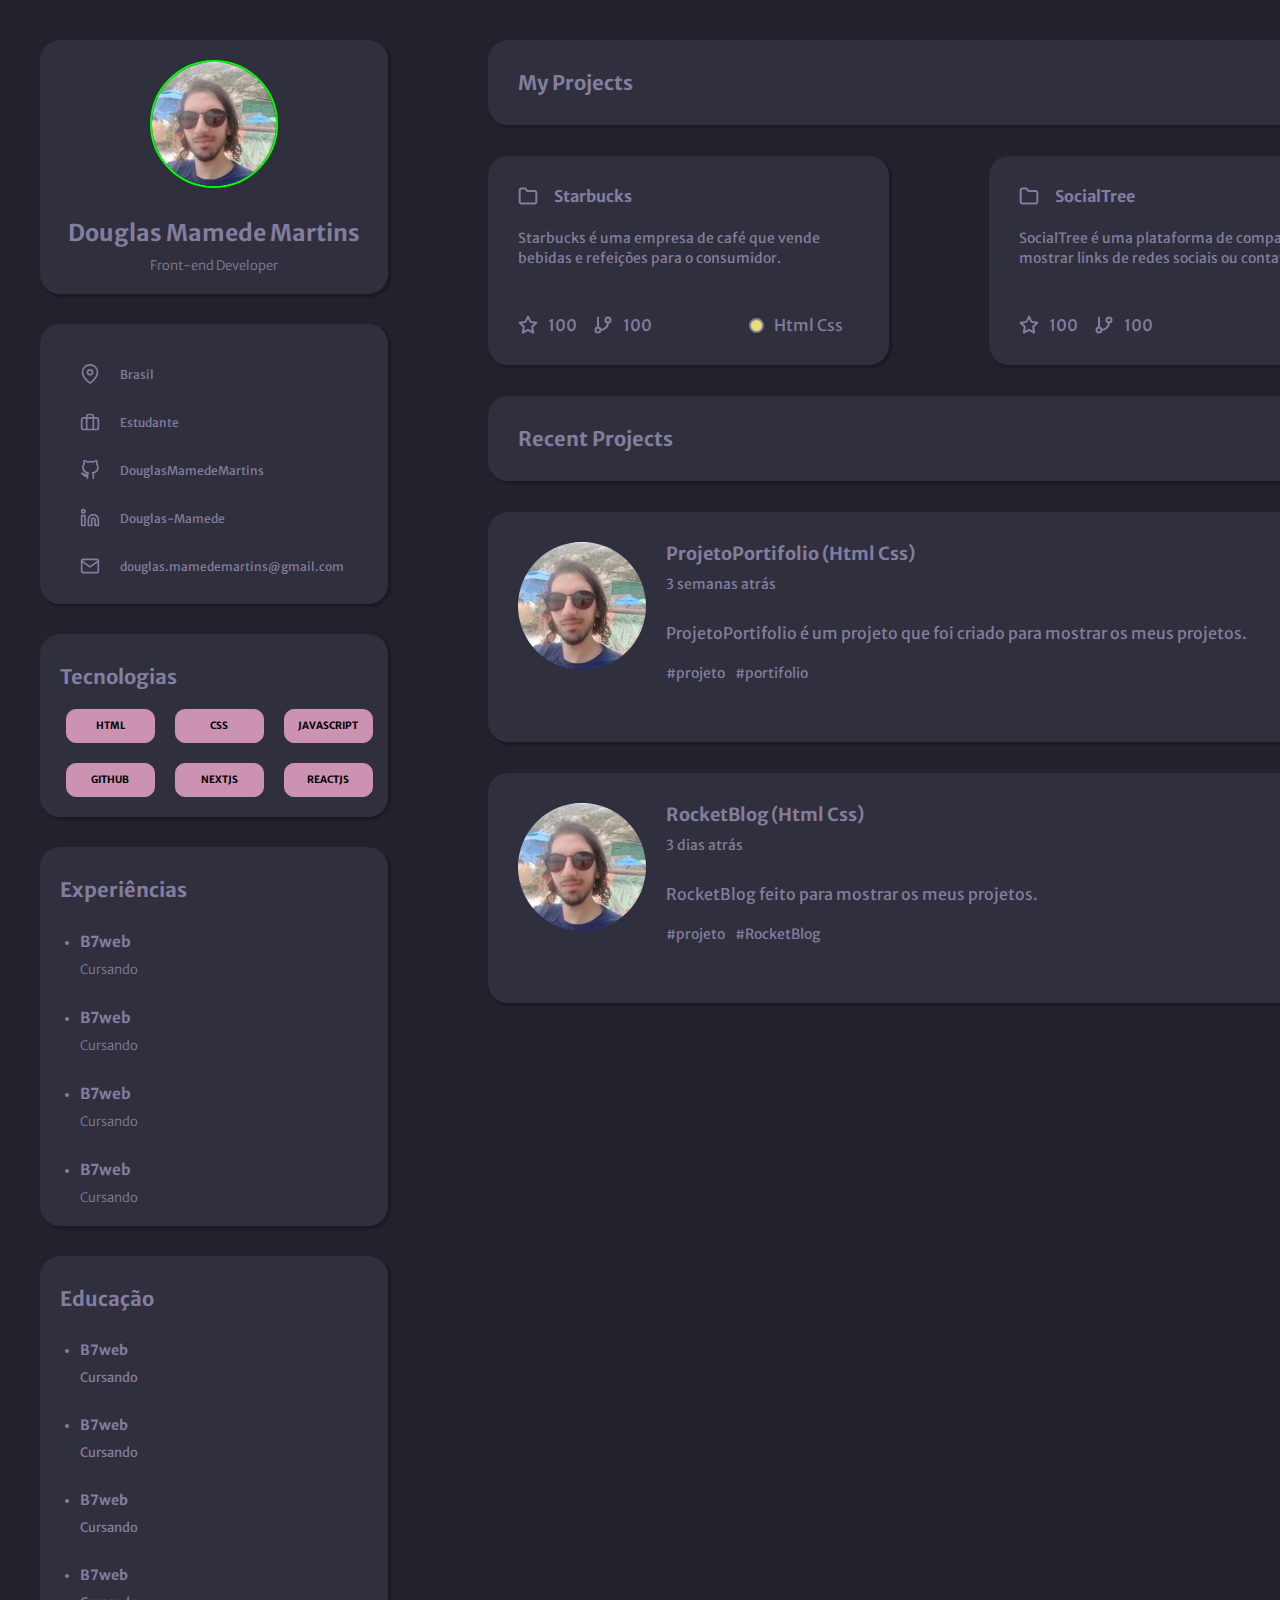
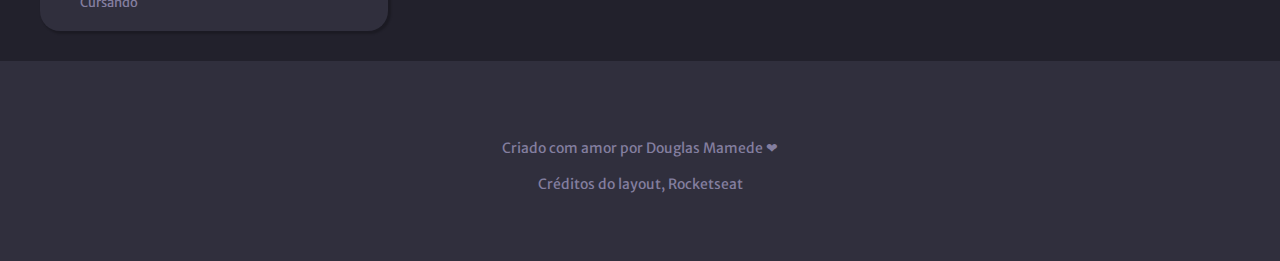
<file: index.html>
<!DOCTYPE html>
<html lang="pt-br">

<head>
  <meta charset="UTF-8" />
  <title>Portifolio</title>
  <link rel="shortcut icon" href="assets/images/favicon.ico" type="image/x-icon" />
  <link rel="stylesheet" href="assets/css/style.css" />
</head>

<body>
  <main>
    <div class="container">
      <div class="content-left">
        <div class="profile">
          <div class="profile-img">
            <img src="assets/images/profile.jpg" alt="" />
          </div>
          <h1>Douglas Mamede Martins</h1>
          <p>Front-end Developer</p>
        </div>

        <div class="contato">
          <div class="contato-content">
            <img src="assets/images/map-pin.svg" alt="Mapa" />
            <a href="#">Brasil</a>
          </div>
          <div class="contato-content">
            <img src="assets/images/briefcase.svg" alt="Trabalho" />
            <a href="#">Estudante</a>
          </div>
          <div class="contato-content">
            <img src="assets/images/github.svg" alt="Git-hub" />
            <a href="#">DouglasMamedeMartins</a>
          </div>
          <div class="contato-content">
            <img src="assets/images/linkedin.svg" alt="Linkedin" />
            <a href="#">Douglas-Mamede</a>
          </div>
          <div class="contato-content">
            <img src="assets/images/mail.svg" alt="Mapa" />
            <a href="#">douglas.mamedemartins@gmail.com</a>
          </div>
        </div>

        <div class="technology">
          <h2>Tecnologias</h2>

          <div class="technology-content">
            <div class="technology-content--left">
              <p>HTML</p>
              <p>GITHUB</p>
            </div>

            <div class="technology-content--mid">
              <p>CSS</p>
              <p>NEXTJS</p>
            </div>
            <div class="technology-content--right">
              <p>JAVASCRIPT</p>
              <p>REACTJS</p>
            </div>
          </div>
        </div>

        <div class="experience">
          <h2>Experiências</h2>
          <ul>
            <li>
              <h3>B7web</h3>
              <p>Cursando</p>
            </li>
            <li>
              <h3>B7web</h3>
              <p>Cursando</p>
            </li>
            <li>
              <h3>B7web</h3>
              <p>Cursando</p>
            </li>
            <li>
              <h3>B7web</h3>
              <p>Cursando</p>
            </li>
          </ul>
        </div>

        <div class="educacao">
          <h2>Educação</h2>
          <ul>
            <li>
              <h3>B7web</h3>
              <p>Cursando</p>
            </li>
            <li>
              <h3>B7web</h3>
              <p>Cursando</p>
            </li>
            <li>
              <h3>B7web</h3>
              <p>Cursando</p>
            </li>
            <li>
              <h3>B7web</h3>
              <p>Cursando</p>
            </li>
          </ul>
        </div>
      </div>
      <div class="content-right">
        <div class="my-projects">
          <h3>My Projects</h3>
          <a href="assets/pages/starbucks/index.html">Veja o próximo</a>
        </div>

        <div class="projects">
          <div class="projects-main">
            <div class="title-project">
              <div class="icon">
                <img src="assets/images/folder.svg" alt="">
              </div>
              <h4>Starbucks</h4>
            </div>
            <div class="description-project">
              <p>
                Starbucks é uma empresa de café que vende bebidas e refeições
                para o consumidor.
              </p>
            </div>
            <div class="footer-project">
              <div class="footer-project--left">
                <img src="assets/images/star.svg" alt="">
                <span>100</span>
                <img src="assets/images/git-branch.svg" alt="">
                <span>100</span>
              </div>
              <div class="footer-project--right">
                <div class="ball"></div>
                <span>Html Css</span>
              </div>
            </div>
          </div>


          <div class="projects-main">
            <div class="title-project">
              <div class="icon">
                <img src="assets/images/folder.svg" alt="">
              </div>
              <h4>SocialTree</h4>
            </div>
            <div class="description-project">
              <p>
                SocialTree é uma plataforma de compartilhamento de mostrar links de redes sociais ou contatos.
              </p>
            </div>
            <div class="footer-project">
              <div class="footer-project--left">
                <img src="assets/images/star.svg" alt="">
                <span>100</span>
                <img src="assets/images/git-branch.svg" alt="">
                <span>100</span>
              </div>
              <div class="footer-project--right">
                <div class="ball"></div>
                <span>Html Css</span>
              </div>
            </div>
          </div>
        </div>


        <div class="recent-projects">
          <h3>Recent Projects</h3>
        </div>

        <div class="recent-posts">
          <div class="profile-projects">
            <img src="assets/images/profile.jpg" alt="">
          </div>
          <div class="content-projects">
            <h3>ProjetoPortifolio (Html Css)</h3>
            <span>3 semanas atrás</span>
            <p>
              ProjetoPortifolio é um projeto que foi criado para mostrar os meus projetos.
            </p>
            <div class="hashtag">
              <span>#projeto</span>
              <span>#portifolio</span>
            </div>
          </div>
        </div>

        <div class="recent-posts">
          <div class="profile-projects">
            <img src="assets/images/profile.jpg" alt="">
          </div>
          <div class="content-projects">
            <h3>RocketBlog (Html Css)</h3>
            <span>3 dias atrás</span>
            <p>
              RocketBlog feito para mostrar os meus projetos.
            </p>
            <div class="hashtag">
              <span>#projeto</span>
              <span>#RocketBlog</span>
            </div>
          </div>
        </div>
      </div>
    </div>
  </main>
  <footer>
    <span> Criado com amor por Douglas Mamede ❤</span>
    <br>
    <span> Créditos do layout, Rocketseat</span>
  </footer>
</body>

</html>
</file>
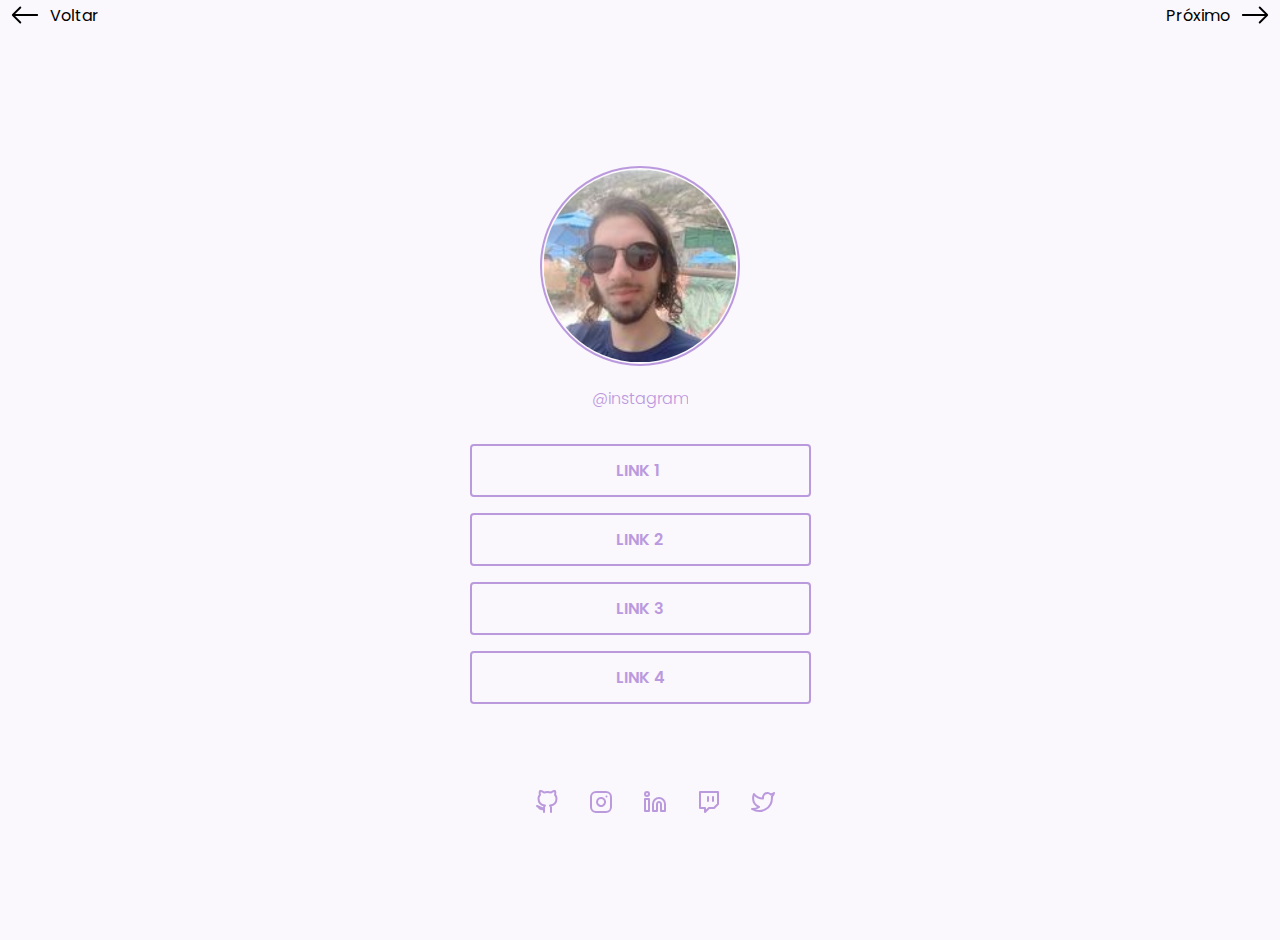
<file: assets/pages/socialtree/index.html>
<!DOCTYPE html>
<html lang="en">

<head>
  <meta charset="UTF-8" />
  <meta http-equiv="X-UA-Compatible" content="IE=edge" />
  <meta name="viewport" content="width=device-width, initial-scale=1.0" />
  <title>SocialTree</title>
  <link rel="stylesheet" href="style.css" />
  <link rel="preconnect" href="https://fonts.googleapis.com" />
  <link rel="preconnect" href="https://fonts.gstatic.com" crossorigin />
  <link href="https://fonts.googleapis.com/css2?family=Poppins:wght@300;600&display=swap" rel="stylesheet" />
</head>

<body>
  <header>
    <div class="arrows">
      <div class="arrow-left">
        <a href="../starbucks/index.html">
          <img src="assets/images/arrow-left.svg" alt="">
          Voltar
        </a>
      </div>
      <div class="arrow-right">
        <a href="../RocketBlog/index.html">
          Próximo
          <img src="assets/images/arrow-right.svg" alt="">
        </a>
      </div>
    </div>
  </header>
  <main>
    <img class="profile" src="assets/273455719_349896600321874_6052181667521140671_n.jpg" alt="profile" />

    <p>@instagram</p>

    <ul class="links">
      <li>
        <a href="https://www.instagram.com/douglaskyousuke/" target="_blank">link 1</a>
      </li>
      <li>
        <a href="https://github.com/DouglasMamedeMartins" target="_blank">link 2</a>
      </li>
      <li>
        <a href="https://www.linkedin.com/in/douglas-mamede-46b382202/" target="_blank">link 3</a>
      </li>
      <li>
        <a href="https://www.facebook.com/Douglas.dark.angel.35" target="_blank">link 4</a>
      </li>
    </ul>
    <footer>
      <img src="assets/github.svg" alt="" />
      <img src="assets/instagram.svg" alt="" />
      <img src="assets/linkedin.svg" alt="" />
      <img src="assets/twitch.svg" alt="" />
      <img src="assets/twitter.svg" alt="" />
    </footer>
  </main>
</body>

</html>
</file>
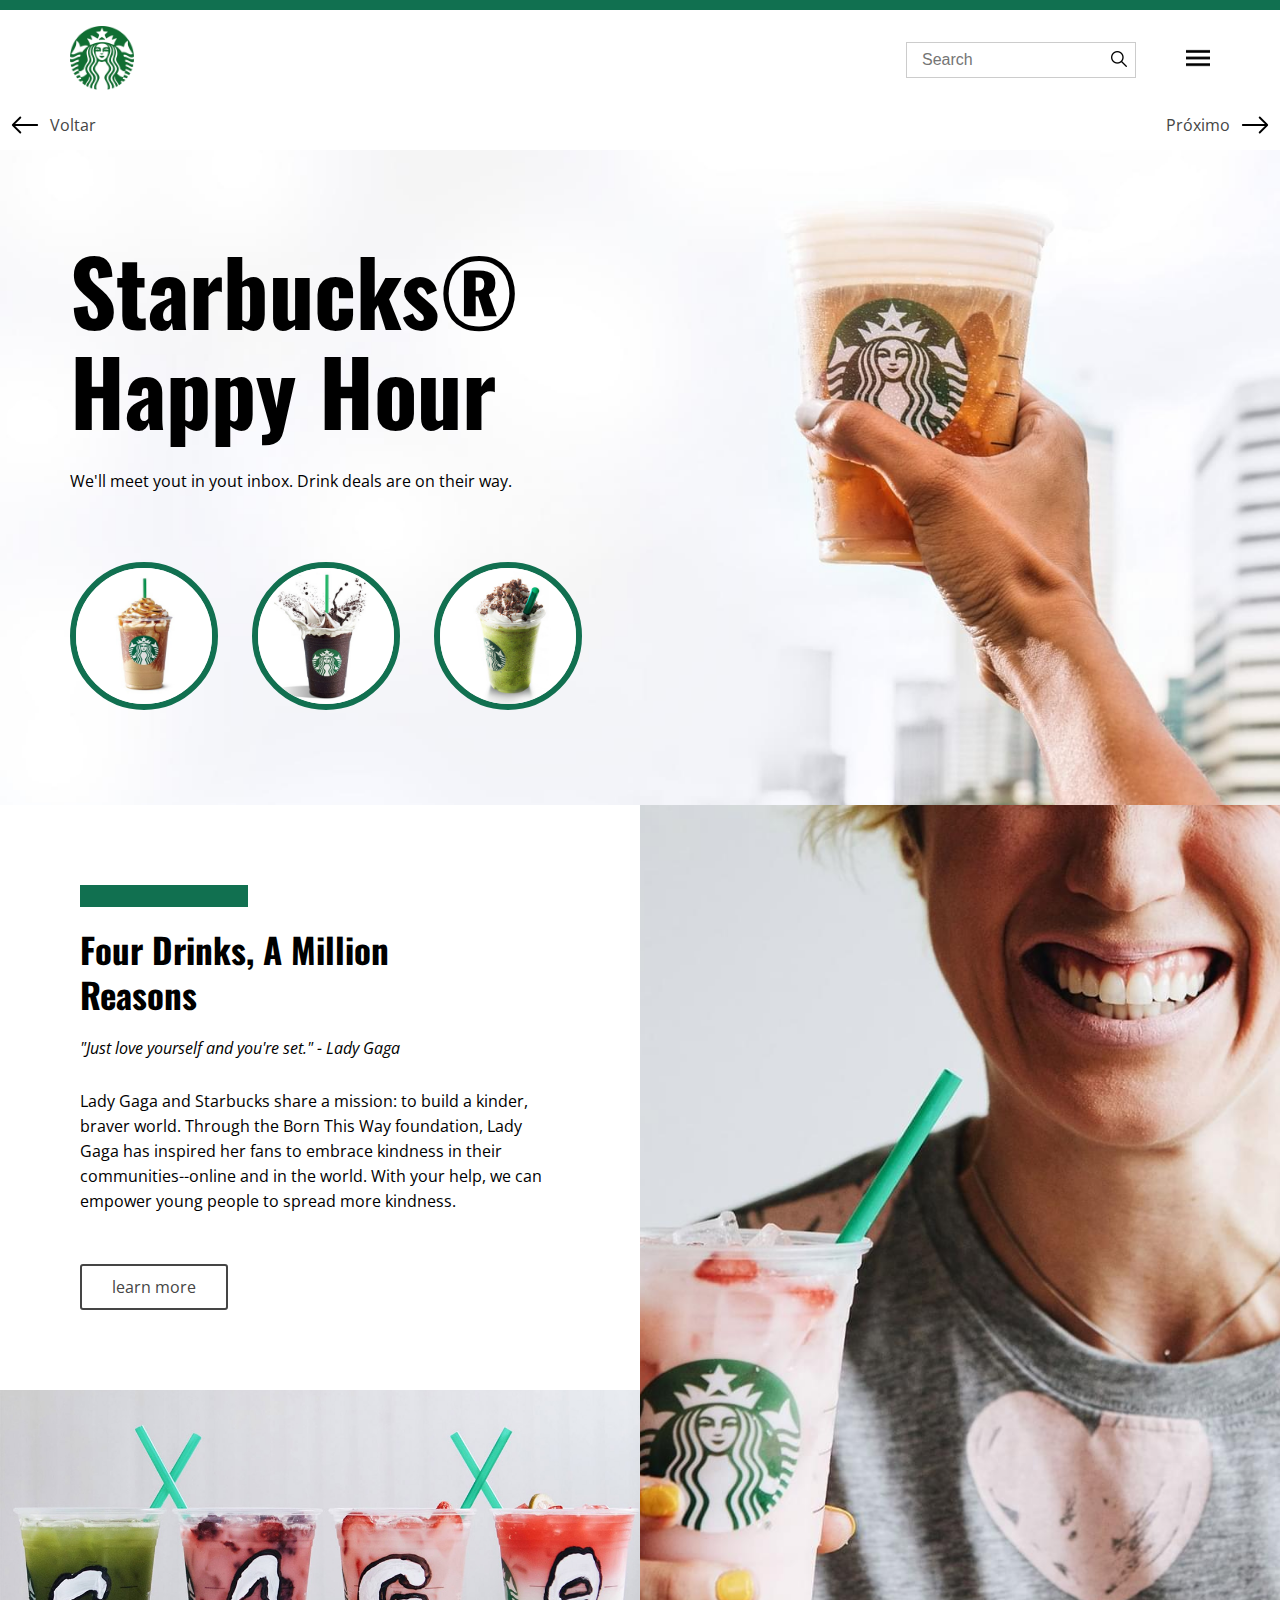
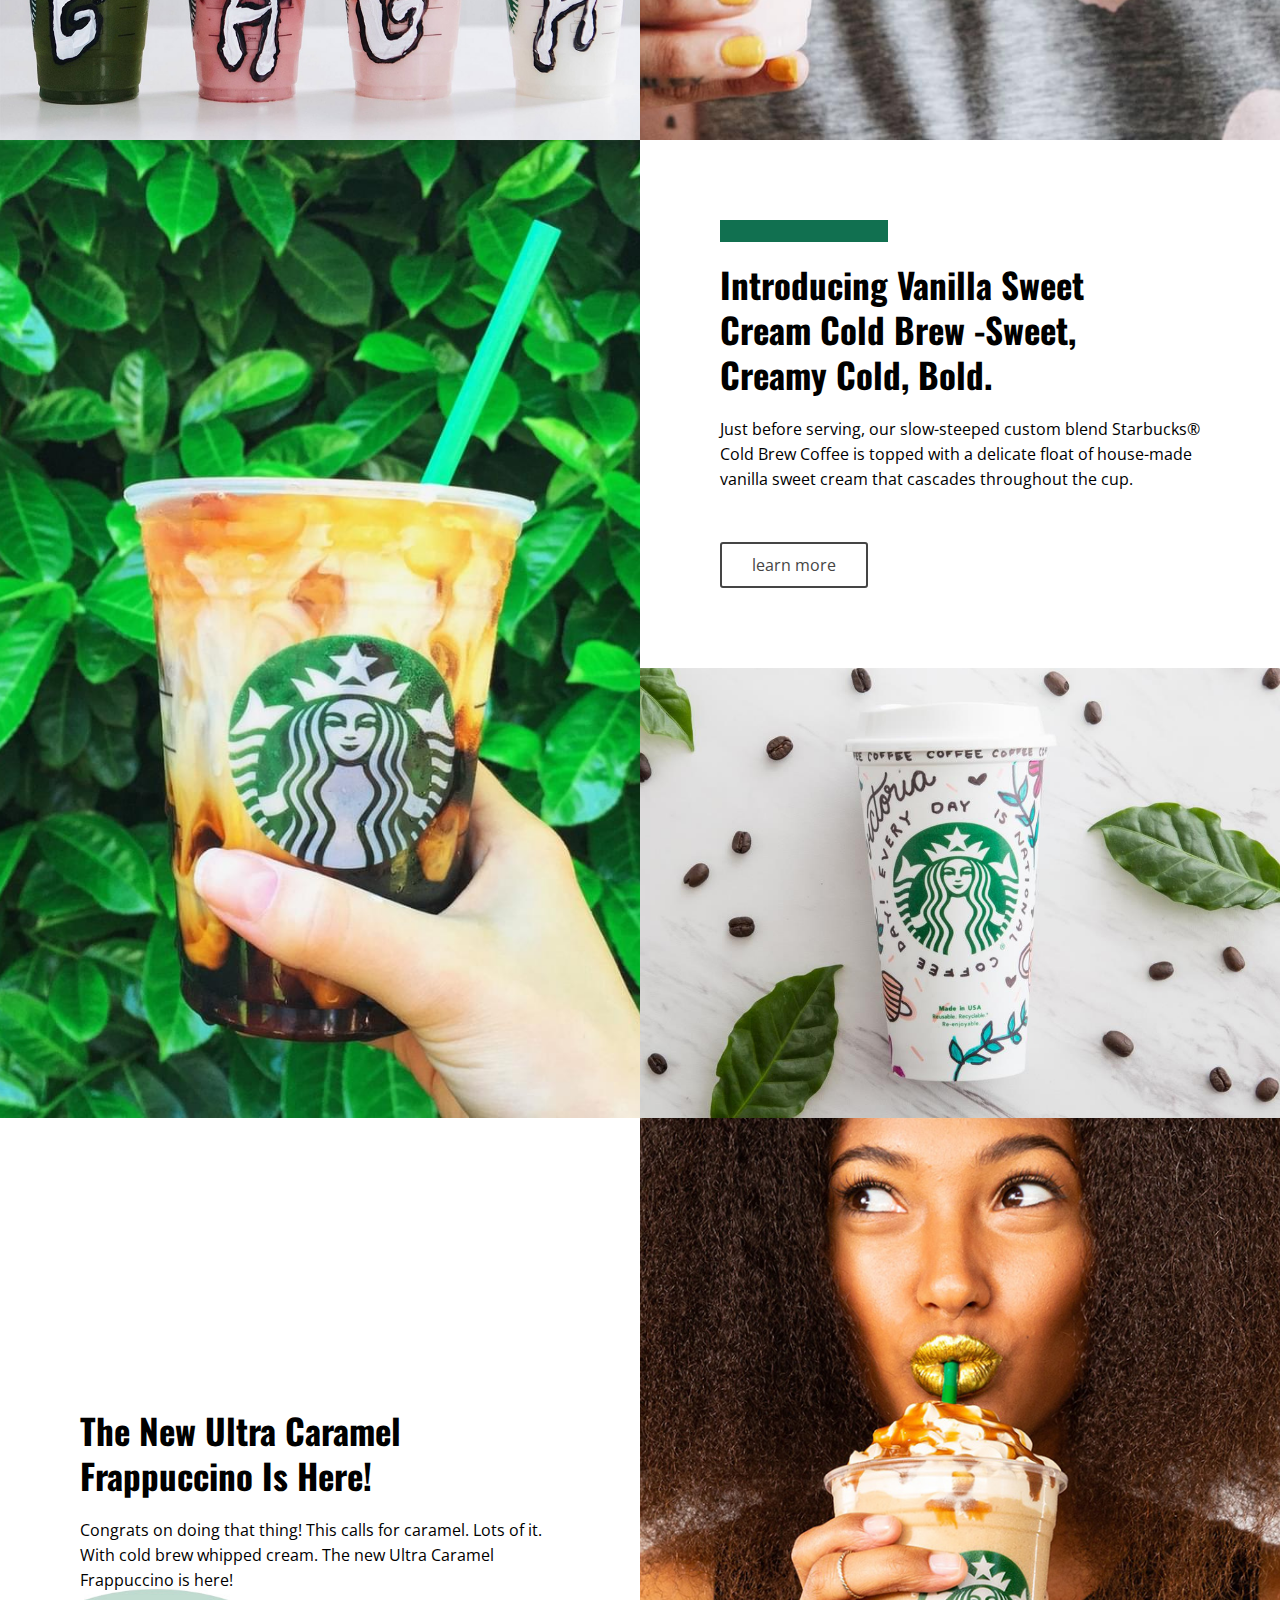
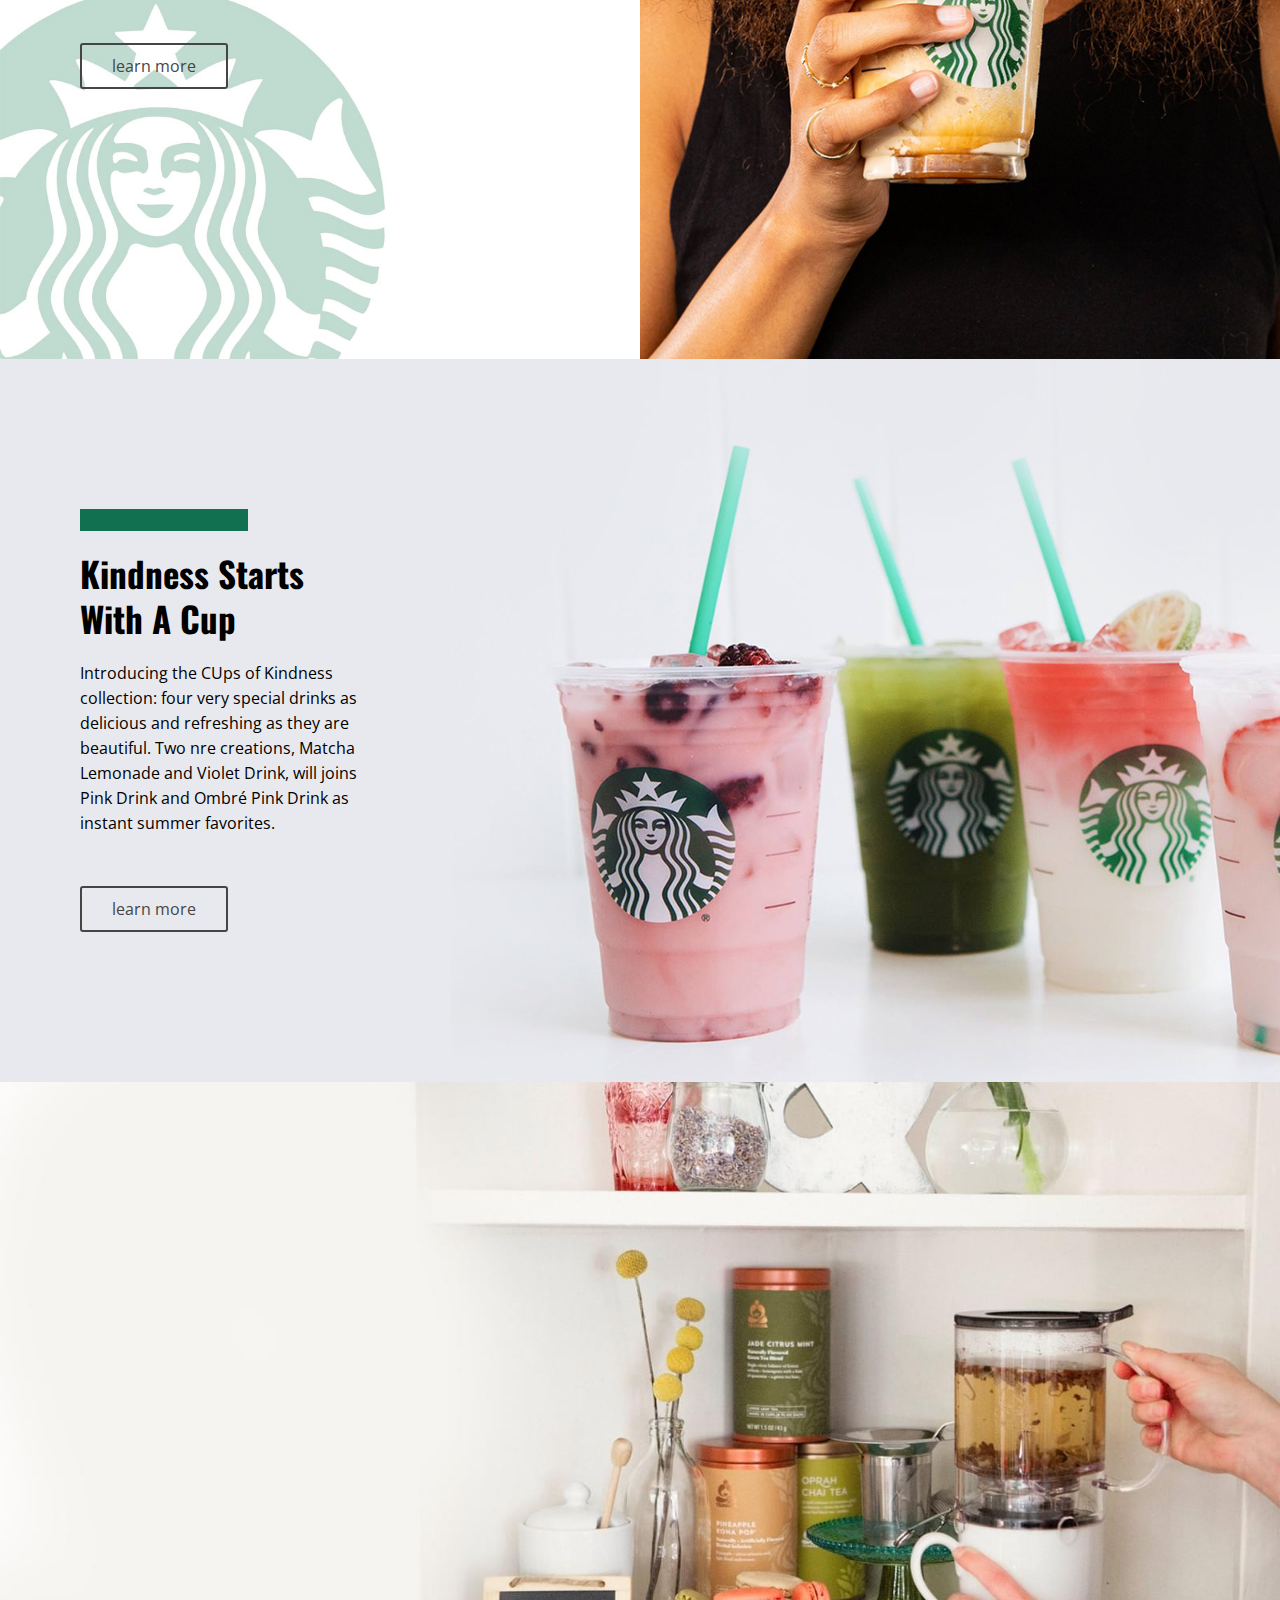
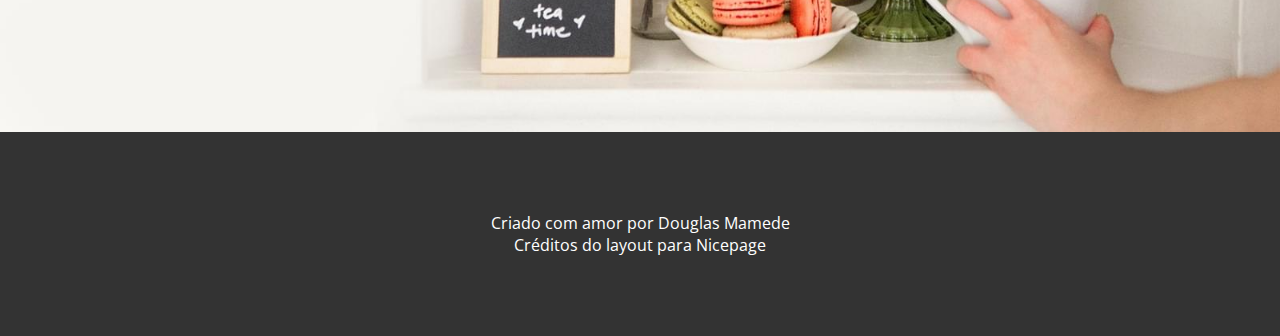
<file: assets/pages/starbucks/index.html>
<!DOCTYPE html>
<html lang="pt-br">

<head>
  <meta charset="UTF-8" />
  <meta name="viewport" content="width=device-width, initial-scale=1.0" />
  <title>Starbucks</title>
  <link rel="stylesheet" href="assets/css/styleStarbucks.css" />
  <link rel="shortcut icon" href="assets/images/favicon.ico" type="image/x-icon">

</head>

<body>
  <header>
    <div class="line"></div>
    <div class="container header--area">
      <div class="header--left">
        <a href=""><img src="assets/images/logo.png" alt="/" /></a>
      </div>
      <div class="header--right">
        <div class="header--search">
          <form>
            <input type="text" name="search" placeholder="Search" />
            <button>
              <img src="assets/images/loupe.png" alt="Lupa" />
            </button>
          </form>
        </div>
        <div class="header--menu">
          <img src="assets/images/menu.png" alt="" />
        </div>
      </div>
    </div>
    <div class="arrows">
      <div class="arrow-left">
        <a href="../../../index.html">
          <img src="assets/images/arrow-left.svg" alt="">
          Voltar
        </a>
      </div>
      <div class="arrow-right">
        <a href="../socialtree/index.html">
          Próximo
          <img src="assets/images/arrow-right.svg" alt="">
        </a>
      </div>
    </div>
  </header>
  <section class="banner">
    <div class="container">
      <h1>
        Starbucks&reg; <br />
        Happy Hour
      </h1>
      <span>We'll meet yout in yout inbox. Drink deals are on their way.</span>
      <div class="banner--images">
        <img src="assets/images/c1.jpg" alt="" />
        <img src="assets/images/c2.jpg" alt="" />
        <img src="assets/images/c3.jpg" alt="" />
      </div>
    </div>
  </section>
  <section class="area1">
    <div class="area1--content">
      <div class="bar"></div>
      <h2>
        Four Drinks, A Million <br />
        Reasons
      </h2>
      <div class="area1--quote">
        "Just love yourself and you're set." - Lady Gaga
      </div>
      <div class="area1--text">
        Lady Gaga and Starbucks share a mission: to build a kinder, braver
        world. Through the Born This Way foundation, Lady Gaga has inspired
        her fans to embrace kindness in their communities--online and in the
        world. With your help, we can empower young people to spread more
        kindness.
      </div>
      <a class="button" href="#">learn more</a>
    </div>
    <div class="area1--img1"></div>
    <div class="area1--img2"></div>
  </section>

  <section class="area2">
    <div class="area2--content">
      <div class="bar"></div>
      <h2>
        Introducing Vanilla Sweet <br />
        Cream Cold Brew -Sweet, <br />Creamy Cold, Bold.
      </h2>
      <div class="area2--text">
        Just before serving, our slow-steeped custom blend Starbucks® Cold
        Brew Coffee is topped with a delicate float of house-made vanilla
        sweet cream that cascades throughout the cup.
      </div>
      <a class="button" href="#">learn more</a>
    </div>
    <div class="area2--img1"></div>
    <div class="area2--img2"></div>
  </section>

  <section class="area3">
    <div class="area3--content">
      <h2>
        The New Ultra Caramel <br />
        Frappuccino Is Here!
      </h2>
      <div class="area3--text">
        Congrats on doing that thing! This calls for caramel. Lots of it. With
        cold brew whipped cream. The new Ultra Caramel Frappuccino is here!
      </div>
      <a class="button" href="#">learn more</a>
    </div>
    <div class="area3--img1"></div>
  </section>

  <section class="area4">
    <div class="area4--content">
      <div class="bar"></div>
      <h2>
        Kindness Starts <br />
        With A Cup
      </h2>
      <div class="area4--text">
        Introducing the CUps of Kindness collection: four very special drinks
        as delicious and refreshing as they are beautiful. Two nre creations,
        Matcha Lemonade and Violet Drink, will joins Pink Drink and Ombré Pink
        Drink as instant summer favorites.
      </div>
      <a class="button" href="#">learn more</a>
    </div>
    <div class="area4--img1"></div>
  </section>
  <section class="area5"></section>

  <footer>
    Criado com amor por Douglas Mamede <br />
    Créditos do layout para Nicepage
  </footer>
</body>

</html>
</file>
<file: assets/css/style.css>
@import url("https://fonts.googleapis.com/css2?family=Merriweather+Sans:wght@300;400;500;700&display=swap");

:root {
  --body-bg-color: #22212c;
  --text-color: #837e9f;
  --bg-cards: #302f3d;
  --bg-techs: #cb92b1;
  --border-profile: #00ff00;
  --color-black: #000000;
  --background-ball: #e7de79;
}
/* GERAL*/
* {
  margin: 0;
  padding: 0;
  box-sizing: border-box;
  font-size: 62.5%;
}

body {
  font-family: "Merriweather Sans", sans-serif;
  background-color: var(--body-bg-color);
}
h2 {
  font-size: 2rem;
  font-weight: 700;
  color: var(--text-color);
  line-height: 2.5rem;
  margin-top: 3rem;
  margin-left: 2rem;
  margin-bottom: 2rem;
}
.container {
  max-width: 144rem;
  margin: 0 auto;
  display: flex;
}
.content-left {
  display: flex;
  flex-direction: column;
  gap: 3rem;
}
.content-right {
  display: flex;
  flex-direction: column;
  gap: 3.1rem;
}
/* Perfil */
.profile {
  width: 34.8rem;
  background-color: var(--bg-cards);
  box-shadow: 0.2rem 0.2rem 0.2rem 0.1rem rgba(0, 0, 0, 0.2);
  border-radius: 2rem;
  margin-top: 4rem;
  margin-right: 6rem;
  margin-left: 4rem;
  display: flex;
  flex-direction: column;
  justify-content: center;
  align-items: center;
  padding: 2rem;
}
.profile-img {
  width: 12.8rem;
  height: 12.8rem;
  border-radius: 50%;
  border: 0.2rem solid var(--border-profile);
}

.profile-img img {
  width: 100%;
  height: 100%;
  border-radius: 50%;
}

.profile h1 {
  font-size: 2.3rem;
  font-weight: 700;
  color: var(--text-color);
  line-height: 2.9rem;
  margin-top: 3rem;
}

.profile p {
  font-size: 1.3rem;
  font-weight: 300;
  color: var(--text-color);
  margin-top: 1rem;
}

.contato,
.technology,
.experience,
.educacao {
  max-width: 34.8rem;
  background-color: var(--bg-cards);
  box-shadow: 0.2rem 0.2rem 0.2rem 0.1rem rgba(0, 0, 0, 0.2);
  border-radius: 2rem;
  margin-right: 6rem;
  margin-left: 4rem;
  display: flex;
  flex-direction: column;
}
.educacao {
  margin-bottom: 3rem;
}
.contato-content {
  margin-bottom: 2.8rem;
  margin-left: 4rem;
  display: flex;
  align-items: center;
  text-align: center;
}
.contato-content:first-child {
  margin-top: 4rem;
}
.contato-content a {
  font-size: 1.2rem;
  font-weight: 400;
  color: var(--text-color);
  text-decoration: none;
}

.contato-content img {
  width: 2rem;
  height: 2rem;
  margin-right: 2rem;
  display: inline-block;
  color: var(--bg-techs);
}

.technology-content {
  display: flex;
  justify-content: center;
  align-items: center;
  margin-right: 3rem;
}
.technology-content P {
  width: 8.9rem;
  font-size: 1rem;
  font-weight: 300;
  color: var(--color-black);
  line-height: 2rem;
  margin-left: 2rem;
  margin-bottom: 2rem;
  border: 0.1rem solid var(--bg-techs);
  text-align: center;
  border-radius: 1rem;
  padding: 0.6rem;
  background-color: var(--bg-techs);
  font-weight: bold;
}

.technology-content--left {
  margin-left: 2rem;
}
.experience ul li {
  font-size: 1.3rem;
  font-weight: 300;
  color: var(--text-color);
  margin-top: 1rem;
  margin-bottom: 1rem;
}
.experience ul li h3 {
  font-size: 1.5rem;
  color: var(--text-color);
}
.experience ul li p,
.educacao ul li,
.educacao ul li p {
  font-size: 1.3rem;
  color: var(--text-color);
  margin-top: 1rem;
  margin-bottom: 1rem;
}

.experience ul,
.educacao ul {
  display: flex;
  flex-direction: column;
  justify-content: center;
  margin-left: 4rem;
}
.educacao h3 {
  font-size: 1.4rem;
}

.my-projects {
  width: 95.2rem;
  background-color: var(--bg-cards);
  box-shadow: 0.2rem 0.2rem 0.2rem 0.1rem rgba(0, 0, 0, 0.2);
  border-radius: 2rem;
  margin-top: 4rem;
  margin-right: 6rem;
  margin-left: 4rem;
  display: flex;
  align-items: center;
  justify-content: space-between;
  padding: 3rem;
}

.my-projects h3,
.recent-projects h3 {
  font-size: 2rem;
  font-weight: 700;
  color: var(--text-color);
}

.my-projects a {
  font-size: 1.4rem;
  text-decoration: none;
  color: var(--text-color);
}
.projects {
  display: flex;
}

.projects-main {
  max-width: 46.1rem;
  background-color: var(--bg-cards);
  box-shadow: 0.2rem 0.2rem 0.2rem 0.1rem rgba(0, 0, 0, 0.2);
  border-radius: 2rem;
  margin-right: 6rem;
  margin-left: 4rem;
  padding: 3rem;
  display: flex;
  flex-direction: column;
}

.title-project {
  display: flex;
  gap: 1.6rem;
  margin-bottom: 2rem;
}

.title-project h4 {
  font-size: 1.6rem;
  color: var(--text-color);
}

.description-project p {
  color: var(--text-color);
  font-size: 1.4rem;
  line-height: 2rem;
  font-weight: 400;
  margin-bottom: 4.7rem;
}

.footer-project,
.footer-project--right {
  display: flex;
  justify-content: space-between;
  align-items: center;
}

.footer-project img {
  margin-right: 1rem;
}
.footer-project--left {
  display: flex;
}

.footer-project--left span,
.footer-project--right span {
  font-size: 1.6rem;
  font-weight: 400;
  color: var(--text-color);
  margin-right: 1.6rem;
}

.footer-project--right .ball {
  width: 1.5rem;
  height: 1.5rem;
  border-radius: 50%;
  border: 0.2rem solid var(--text-color);
  background-color: var(--background-ball);
  margin-right: 1rem;
}
.recent-projects {
  width: 95.2rem;
  background-color: var(--bg-cards);
  box-shadow: 0.2rem 0.2rem 0.2rem 0.1rem rgba(0, 0, 0, 0.2);
  border-radius: 2rem;
  margin-right: 6rem;
  margin-left: 4rem;
  padding: 3rem;
}

.recent-posts {
  width: 95.2rem;
  background-color: var(--bg-cards);
  box-shadow: 0.2rem 0.2rem 0.2rem 0.1rem rgba(0, 0, 0, 0.2);
  border-radius: 2rem;
  margin-right: 6rem;
  margin-left: 4rem;
  display: flex;
  padding: 3rem;
  padding-bottom: 4rem;
}

.projects-posts {
  display: flex;
}

.profile-projects img {
  width: 12.8rem;
  height: 12.8rem;
  border-radius: 50%;
}
.content-projects {
  display: flex;
  flex-direction: column;
  justify-content: center;
}

.recent-posts h3 {
  font-size: 1.8rem;
  font-weight: 700;
  color: var(--text-color);
}

.recent-posts span,
.recent-posts p {
  font-size: 1.6rem;
  font-weight: 400;
  color: var(--text-color);
  margin-top: 1rem;
}

.recent-posts span {
  margin-bottom: 2rem;
  font-size: 1.4rem;
}
.content-projects {
  display: flex;
  flex-direction: column;
  justify-content: center;
  margin-left: 2rem;
}

.hashtag {
  display: flex;
  align-items: center;
  margin-right: 2rem;
  gap: 1rem;
  margin-top: 1.1rem;
}

footer {
  height: 200px;
  display: flex;
  flex-direction: column;
  justify-content: center;
  align-items: center;
  background-color: var(--bg-cards);
}

footer span {
  font-size: 1.4rem;
  font-weight: 400;
  color: var(--text-color);
  margin-top: 1rem;
}

@media (min-width: 320px) and (max-width: 1078px) {
  body {
    display: flex;
    flex-direction: column;
    justify-content: center;
    align-items: center;
  }
  h2 {
    text-align: center;
    font-size: 2.5rem;
  }
  .profile h1 {
    font-size: 3rem;
  }
  .profile p {
    font-size: 1.6rem;
  }
  .container {
    display: flex;
    flex-direction: column;
    padding: 2rem;
  }
  .contato a {
    font-size: 1.42rem;
  }
  .contato img {
    width: 2.5rem;
    height: 2.5rem;
  }
  .technology-content p {
    font-size: 1.2rem;
  }

  .experience ul li h3,
  .educacao h3 {
    font-size: 1.7rem;
  }

  .experience ul li p,
  .educacao ul li p {
    font-size: 1.5rem;
  }
  .my-projects,
  .recent-projects,
  .profile,
  .experience,
  .contato,
  .educacao,
  .recent-posts {
    width: 90%;
  }
  .contato,
  .technology,
  .experience,
  .educacao,
  .projects-main {
    margin: auto;
  }
  .recent-projects h3 {
    text-align: center;
    font-size: 1.8rem;
  }
  .projects {
    width: 100%;
    flex-direction: column;
    gap: 3rem;
  }
  .title-project h4 {
    font-size: 2rem;
  }
  .description-project p {
    font-size: 1.6rem;
  }
  .recent-posts {
    flex-direction: column;
    gap: 3rem;
  }
  .recent-posts h3 {
    font-size: 1.8rem;
  }
  .footer-project {
    display: flex;
    flex-direction: column;
    justify-content: center;
    align-items: center;
  }
  .footer-project--right {
    margin-top: 1rem;
  }
  .footer-project img {
    width: 2.5rem;
    height: 2.5rem;
  }
  .footer-project--left span {
    font-size: 1.6rem;
  }
  .footer-project--right .ball {
    width: 2rem;
    height: 2rem;
  }
  .profile-projects {
    margin: auto;
  }
}
</file>
<file: assets/pages/socialtree/style.css>
* {
  margin: 0;
  padding: 0;
  box-sizing: border-box;
  overflow: hidden;
}
body {
  background-color: var(--body-bg-color);
  font-family: "Poppins", sans-serif;
}
:root {
  --body-bg-color: #faf7fd;
  --purple: #bb99dd;
}
main {
  margin: 0 auto;
  width: 100vw;
  height: 100vh;
  display: flex;
  flex-direction: column;
  align-items: center;
  justify-content: center;
}
.profile {
  height: 12.5rem;
  width: 12.5rem;
  border-radius: 50%;
  margin-bottom: 1.25rem;
  padding: 0.1rem;
  border: 2px solid var(--purple);
}

p {
  font-weight: 300;
  color: var(--purple);
  align-items: center;
  margin-bottom: 2.1rem;
}
ul li {
  transition: all 0.5s;
  border-radius: 0.25rem;
  list-style: none;
  border: 0.125rem solid var(--purple);
  padding: 0.75rem 9rem;
  margin-bottom: 1rem;
  cursor: pointer;
}

ul li a {
  align-items: center;
  text-decoration: none;
  font-weight: 600;
  line-height: 1.5rem;
  color: var(--purple);
  text-transform: uppercase;
}

footer {
  margin-top: 4.375rem;
  display: flex;
  text-align: center;
  align-items: center;
  justify-content: center;
}
footer img {
  margin-left: 1.875rem;
}

ul li:hover {
  background: #bb99dd86;
}

.arrows {
  display: flex;
  justify-content: space-between;
}
.arrow-left a,
.arrow-right a {
  display: flex;
  align-items: center;
  text-decoration: none;
  color: var(--color-button);
  padding-left: 10px;
  padding-bottom: 10px;
}
.arrow-right a {
  margin-right: 10px;
}
.arrow-left img {
  margin-right: 10px;
}
.arrow-right img {
  margin-left: 10px;
}
.arrow-left img,
.arrow-right img {
  width: 30px;
  height: 30px;
}
</file>
<file: assets/pages/starbucks/assets/css/styleStarbucks.css>
@import url("https://fonts.googleapis.com/css2?family=Open+Sans:ital@0;1&family=Oswald:wght@400;700&display=swap");
/*font-family: 'Oswald', sans-serif;*/
:root {
  --color-green: #117050;
  --color-white: #fff;
  --color-button: #454545;
  --border-input: #ccc;
  --background-area4: #e8e9ee;
  --background-footer: #333;
}

* {
  margin: 0;
  padding: 0;
  box-sizing: border-box;
}
body {
  font-family: "Open Sans", sans-serif;
}

header .line {
  background-color: var(--color-green);
  height: 10px;
}

.container {
  max-width: 1140px;
  margin: auto;
}
.bar {
  background-color: var(--color-green);
  width: 168px;
  height: 22px;
}
.button {
  display: inline-block;
  border: 2px solid var(--color-button);
  padding: 10px 30px;
  border-radius: 3px;
  color: var(--color-button);
  text-decoration: none;
}
.button:hover {
  color: var(--color-white);
  background-color: var(--color-button);
}
h2 {
  font-family: "oswald", sans-serif;
  font-size: 35px;
  font-weight: bold;
  line-height: 45px;
  margin: 20px 0;
}
h1 {
  font-family: "oswald", sans-serif;
  font-size: 90px;
  font-weight: bold;
  line-height: 100px;
  margin-bottom: 30px;
}
/* HEADER MENU*/
.header--area {
  display: flex;
  justify-content: space-between;
  align-items: center;
  height: 100px;
}
.header--right {
  display: flex;
  align-items: center;
}
.header--left img {
  width: 64px;
  height: 64px;
}

.header--search form {
  display: flex;
}
.header--search input {
  font-size: 16px;
  padding: 8px 15px;
  border: 1px solid var(--border-input);
  outline: 0;
  width: 100%;
  max-width: 250px;
}

.header--search button {
  border: 0;
  background: transparent;
  margin-left: -25px;
  cursor: pointer;
}

.header--search button img {
  width: 16px;
  height: 16px;
}

.header--menu {
  margin-left: 50px;
  cursor: pointer;
}
.header--menu img {
  width: 24px;
  height: 24px;
}
.arrows {
  display: flex;
  justify-content: space-between;
}
.arrow-left a,
.arrow-right a {
  display: flex;
  align-items: center;
  text-decoration: none;
  color: var(--color-button);
  padding-left: 10px;
  padding-bottom: 10px;
}
.arrow-right a {
  margin-right: 10px;
}
.arrow-left img {
  margin-right: 10px;
}
.arrow-right img {
  margin-left: 10px;
}
.arrow-left img,
.arrow-right img {
  width: 30px;
  height: 30px;
}

/* MAIN */
.banner {
  background-image: url(../images/bg.jpg);
  background-position: center;
  background-size: cover;
  padding-top: 90px;
  padding-bottom: 90px;
}

.banner--images {
  margin-top: 70px;
}
.banner--images img {
  width: 148px;
  height: 148px;
  border: 6px solid var(--color-green);
  border-radius: 50%;
  margin-right: 30px;
}
.area1 {
  display: grid;
  grid-template-columns: repeat(2, 1fr);
}

.area1--content {
  padding: 80px;
}

.area1--quote {
  margin-bottom: 30px;
  font-style: italic;
}

.area1--text {
  margin-bottom: 50px;
  line-height: 25px;
}
.area1--img1 {
  background-image: url(../images/f2.jpg);
  background-size: cover;
  background-position: center;
  height: 350px;
}
.area1--img2 {
  background-image: url(../images/f1.jpg);
  background-size: cover;
  background-position: center;
  grid-column: 2 / 3;
  grid-row: 1 / 3;
}

.area2 {
  display: grid;
  grid-template-columns: repeat(2, 1fr);
}

.area2--content {
  padding: 80px;
}

.area2--text {
  margin-bottom: 50px;
  line-height: 25px;
}
.area2--img1 {
  background-image: url(../images/f4.jpg);
  background-size: cover;
  background-position: center;
  height: 450px;
}
.area2--img2 {
  background-image: url(../images/f3.jpg);
  background-size: cover;
  background-position: center;
  grid-column: 1 / 2;
  grid-row: 1 / 3;
}

.area3 {
  display: grid;
  grid-template-columns: repeat(2, 1fr);
}

.area3--content {
  padding: 270px 80px;
  background-image: url(../images/bg2.jpg);
  background-size: cover;
  background-position: left;
}

.area3--text {
  margin-bottom: 50px;
  line-height: 25px;
}
.area3--img1 {
  background-image: url(../images/f5.jpg);
  background-size: cover;
  background-position: center;
}

.area4 {
  display: grid;
  grid-template-columns: 450px 1fr;
  background-color: var(--background-area4);
}

.area4--content {
  padding: 150px 80px;
}

.area4--text {
  margin-bottom: 50px;
  line-height: 25px;
}

.area4--img1 {
  background-image: url(../images/bg3.jpg);
  background-position: left;
}

.area5 {
  background-image: url(../images/bg4.jpg);
  background-size: cover;
  background-position: center;
  height: 650px;
}

/* FOOTER*/
footer {
  background-color: var(--background-footer);
  color: var(--color-white);
  padding: 80px;
  text-align: center;
}

/*RESPONSIVIDADE */

@media (min-width: 769px) and (max-width: 1140px) {
  .container {
    padding-left: 20px;
    padding-right: 20px;
  }
}

@media (min-width: 426px) and (max-width: 768px) {
  .container {
    padding-left: 20px;
    padding-right: 20px;
  }
  .area1 {
    grid-template-columns: 3fr 2fr;
  }
  .area2 {
    grid-template-columns: 2fr 3fr;
  }
  .area3 {
    grid-template-columns: 3fr 2fr;
  }
}

@media (max-width: 425px) {
  .container {
    padding-left: 20px;
    padding-right: 20px;
  }
  .header--menu {
    margin-left: 20px;
  }
  .header--search input {
    max-width: 140px;
  }
  h1 {
    font-size: 50px;
    line-height: 50px;
  }
  h2 {
    font-size: 30px;
    line-height: 30px;
  }
  .banner--images img {
    width: 80px;
    height: 80px;
    border: 3px solid var(--color-green);
    border-radius: 50%;
    margin-right: 10px;
  }
  .area1,
  .area2,
  .area3,
  .area4 {
    grid-template-columns: 1fr;
  }
  .area1--content,
  .area2--content,
  .area3--content,
  .area4--content {
    padding: 40px;
  }

  .area5 {
    height: 200px;
  }

  footer {
    font-size: 12px;
    padding: 40px 20px;
  }
}
</file>
